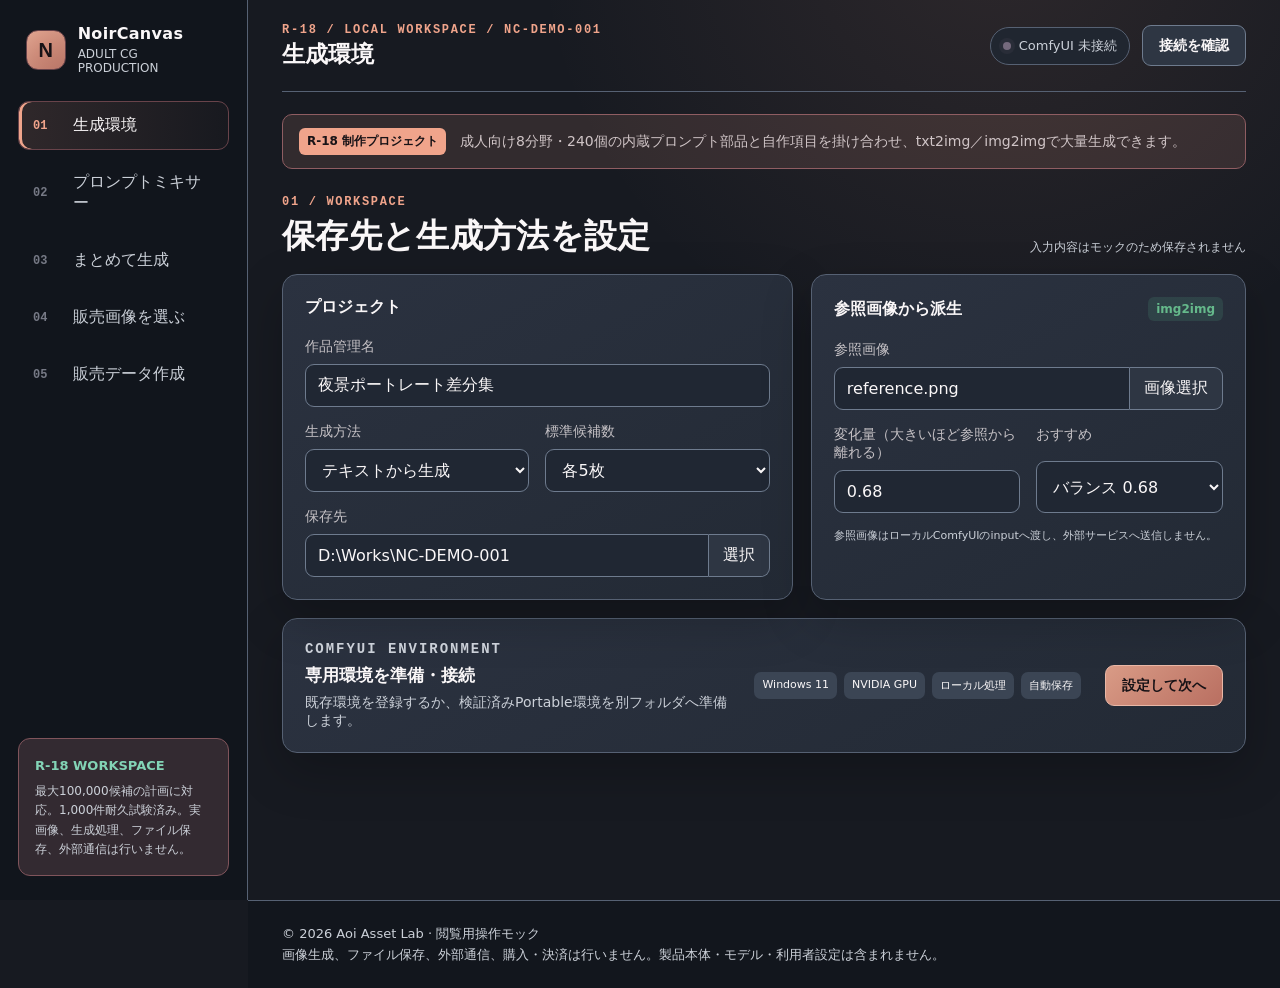
<file: index.html>
<!doctype html>
<html lang="ja">
<head>
  <meta charset="utf-8">
  <meta name="viewport" content="width=device-width, initial-scale=1">
  <meta name="referrer" content="no-referrer">
  <meta name="description" content="NoirCanvas Studioの5つの制作工程を購入前に確認する閲覧用操作モック">
  <title>NoirCanvas Studio — 操作モック</title>
  <link rel="icon" type="image/svg+xml" href="data:image/svg+xml,%3Csvg xmlns='http://www.w3.org/2000/svg' viewBox='0 0 64 64'%3E%3Crect width='64' height='64' rx='14' fill='%23151922'/%3E%3Cpath d='M18 46V18l28 28V18' fill='none' stroke='%23ce8b76' stroke-width='7' stroke-linecap='round' stroke-linejoin='round'/%3E%3C/svg%3E">
  <link rel="stylesheet" href="styles.css">
</head>
<body>
  <div class="app-shell">
    <aside class="sidebar" aria-label="制作工程">
      <div class="brand">
        <span class="brand-mark" aria-hidden="true">N</span>
        <span><strong>NoirCanvas</strong><small>ADULT CG PRODUCTION</small></span>
      </div>

      <nav class="steps">
        <button class="step active" data-screen="project"><span>01</span>生成環境</button>
        <button class="step" data-screen="scenes"><span>02</span>プロンプトミキサー</button>
        <button class="step" data-screen="generate"><span>03</span>まとめて生成</button>
        <button class="step" data-screen="review"><span>04</span>販売画像を選ぶ</button>
        <button class="step" data-screen="export"><span>05</span>販売データ作成</button>
      </nav>

      <div class="sidebar-note">
        <strong>R-18 WORKSPACE</strong>
        <p>最大100,000候補の計画に対応。1,000件耐久試験済み。実画像、生成処理、ファイル保存、外部通信は行いません。</p>
      </div>
    </aside>

    <main class="workspace">
      <header class="topbar">
        <button class="mobile-menu" id="mobileMenu" aria-label="制作工程を開く">☰</button>
        <div>
          <p class="eyebrow">R-18 / LOCAL WORKSPACE / NC-DEMO-001</p>
          <h1 id="screenTitle">生成環境</h1>
        </div>
        <div class="top-actions">
          <span class="status-pill"><i></i><span id="connectionText">ComfyUI 未接続</span></span>
          <button class="button secondary" id="connectionButton">接続を確認</button>
        </div>
      </header>

      <div class="notice" role="note">
        <span>R-18 制作プロジェクト</span>
        <p>成人向け8分野・240個の内蔵プロンプト部品と自作項目を掛け合わせ、txt2img／img2imgで大量生成できます。</p>
      </div>

      <section class="screen active" id="project" data-title="生成環境">
        <div class="section-heading">
          <div><p class="eyebrow">01 / WORKSPACE</p><h2>保存先と生成方法を設定</h2></div>
          <span class="save-state">入力内容はモックのため保存されません</span>
        </div>

        <div class="two-column">
          <article class="panel">
            <h3>プロジェクト</h3>
            <div class="form-grid">
              <label class="field wide"><span>作品管理名</span><input value="夜景ポートレート差分集" aria-label="作品管理名"></label>
              <label class="field"><span>生成方法</span><select aria-label="生成方法"><option>テキストから生成</option><option>参照画像から生成</option></select></label>
              <label class="field"><span>標準候補数</span><select aria-label="標準候補数"><option>各5枚</option><option>各10枚</option><option>各20枚</option></select></label>
              <label class="field wide"><span>保存先</span><div class="input-action"><input value="D:\Works\NC-DEMO-001" readonly><button>選択</button></div></label>
            </div>
          </article>

          <article class="panel compliance-panel">
            <div class="panel-title"><h3>参照画像から派生</h3><span class="tag ready">img2img</span></div>
            <div class="form-grid">
              <label class="field wide"><span>参照画像</span><div class="input-action"><input value="reference.png" readonly><button>画像選択</button></div></label>
              <label class="field"><span>変化量（大きいほど参照から離れる）</span><input value="0.68"></label>
              <label class="field"><span>おすすめ</span><select><option>バランス 0.68</option><option>形を残す 0.45</option><option>大きく変える 0.82</option></select></label>
            </div>
            <p class="helper">参照画像はローカルComfyUIのinputへ渡し、外部サービスへ送信しません。</p>
          </article>
        </div>

        <article class="panel setup-card">
          <div><p class="eyebrow">COMFYUI ENVIRONMENT</p><h3>専用環境を準備・接続</h3><p>既存環境を登録するか、検証済みPortable環境を別フォルダへ準備します。</p></div>
            <div class="setup-meta"><span>Windows 11</span><span>NVIDIA GPU</span><span>ローカル処理</span><span>自動保存</span></div>
          <button class="button primary" data-next="scenes">設定して次へ</button>
        </article>
      </section>

      <section class="screen" id="scenes" data-title="プロンプトミキサー">
        <div class="section-heading">
          <div><p class="eyebrow">02 / R18 PROMPT MIXER</p><h2>R18特化240項目＋カスタムを掛け合わせる</h2></div>
          <span class="tag ready">R18 240項目 + CUSTOM</span>
        </div>

        <div class="metric-strip">
          <div><strong>8分野</strong><span>R18に特化</span></div>
          <div><strong>各30</strong><span>内蔵項目</span></div>
          <div><strong>240＋自作</strong><span>表示名と生成語句</span></div>
          <div><strong id="sceneCount">128</strong><span>生成パターン例</span></div>
        </div>

        <article class="panel prompt-panel">
          <p class="prompt-help">左の分野を選ぶ方式に変更しました。「人数・人物」は1つだけ選択し、1人用プリセットなら余計な人物が入りにくい指定を自動で加えます。</p>
          <div class="prompt-browser">
          <div class="prompt-tabs" role="tablist" aria-label="プロンプト分野">
            <button class="prompt-tab active" data-prompt-tab="character">人数・人物（1つ）</button>
            <button class="prompt-tab" data-prompt-tab="wardrobe">衣装・露出（30）</button>
            <button class="prompt-tab" data-prompt-tab="expression">表情・反応（30）</button>
            <button class="prompt-tab" data-prompt-tab="pose">R18ポーズ（30）</button>
            <button class="prompt-tab" data-prompt-tab="location">シチュ（30）</button>
            <button class="prompt-tab" data-prompt-tab="cinematic">カメラ（30）</button>
            <button class="prompt-tab" data-prompt-tab="adult">プレイ（30）</button>
            <button class="prompt-tab" data-prompt-tab="fetish">フェチ・質感（30）</button>
          </div>
          <div class="prompt-workspace">
          <div class="prompt-category active" data-prompt-panel="character" data-selection="single"><button class="prompt-chip selected"><strong>1人・成人女性（20代）</strong><small>solo, 1girl, one fictional adult woman in her twenties, no other people</small></button><button class="prompt-chip"><strong>1人・グラマラス女性</strong><small>solo, 1girl, voluptuous adult woman, no other people</small></button><button class="prompt-chip"><strong>1人・熟女（40代以上）</strong><small>solo, 1girl, mature adult woman over forty, no other people</small></button><button class="prompt-chip"><strong>2人・成人女性同士</strong><small>two people, two adult women, consenting lovers</small></button></div>
          <div class="prompt-category" data-prompt-panel="wardrobe"><button class="prompt-chip selected"><strong>レースランジェリー</strong><small>revealing lace lingerie</small></button><button class="prompt-chip selected"><strong>シースルーランジェリー</strong><small>transparent sheer lingerie</small></button><button class="prompt-chip"><strong>トップレス</strong><small>adult topless nudity</small></button><button class="prompt-chip"><strong>全裸</strong><small>fully nude fictional adult</small></button></div>
          <div class="prompt-category" data-prompt-panel="expression"><button class="prompt-chip selected"><strong>熱い視線</strong><small>intense lustful gaze at viewer</small></button><button class="prompt-chip"><strong>恍惚</strong><small>ecstatic adult expression</small></button><button class="prompt-chip"><strong>絶頂寸前</strong><small>adult expression on the edge of climax</small></button></div>
          <div class="prompt-category" data-prompt-panel="pose"><button class="prompt-chip selected"><strong>脚を開いて座る</strong><small>adult sitting with legs spread</small></button><button class="prompt-chip"><strong>四つん這い</strong><small>adult on all fours, erotic pose</small></button><button class="prompt-chip"><strong>騎乗位構図</strong><small>consenting adult cowgirl position</small></button></div>
          <div class="prompt-category" data-prompt-panel="location"><button class="prompt-chip selected"><strong>ホテルのベッド</strong><small>explicit adult scene on a hotel bed</small></button><button class="prompt-chip"><strong>ボンデージルーム</strong><small>consensual adult bondage playroom</small></button><button class="prompt-chip"><strong>鏡の前</strong><small>adult scene in front of a mirror</small></button></div>
          <div class="prompt-category" data-prompt-panel="cinematic"><button class="prompt-chip selected"><strong>全身</strong><small>full body erotic composition</small></button><button class="prompt-chip"><strong>主観視点</strong><small>adult first-person point of view</small></button><button class="prompt-chip"><strong>胸元の接写</strong><small>explicit adult breast close-up</small></button></div>
          <div class="prompt-category" data-prompt-panel="adult"><button class="prompt-chip selected"><strong>官能ポーズ</strong><small>consensual adult erotic posing</small></button><button class="prompt-chip"><strong>セルフプレジャー</strong><small>consensual adult solo masturbation</small></button><button class="prompt-chip"><strong>成人男女の性交</strong><small>explicit consensual sex between adults</small></button></div>
          <div class="prompt-category" data-prompt-panel="fetish"><button class="prompt-chip selected"><strong>濡れた肌</strong><small>wet adult skin, glossy highlights</small></button><button class="prompt-chip"><strong>黒ストッキング</strong><small>black thigh-high stockings fetish</small></button><button class="prompt-chip"><strong>体液表現</strong><small>explicit adult bodily-fluid detail</small></button></div>
          <div class="custom-prompt-row"><label>カスタム表示名<input id="customPromptLabel" placeholder="例：自作の衣装" /></label><label>生成プロンプト<input id="customPromptValue" placeholder="例：original costume, detailed fabric" /></label><button class="button primary" id="addCustomPrompt">追加して選択</button><button class="button" id="deleteCustomPrompt">カスタム削除</button></div>
          </div>
          </div>
          <div class="panel-footer"><span>1 × 2 × 2 × 2 × 2 × 2 × 2 × 2 = 128パターン　各5枚 = 640枚</span><button class="button primary" id="buildMix" data-next="generate">組み合わせを作成</button></div>
        </article>
      </section>

      <section class="screen" id="generate" data-title="まとめて生成">
        <div class="section-heading">
          <div><p class="eyebrow">03 / 画像を作る</p><h2>選んだ組み合わせから画像を作る</h2><p class="screen-purpose"><strong>ここですること：</strong>モデル名を確認し、高品質設定でまず1枚だけ試してから残りをまとめて生成します。作品JSONは自動保存です。</p></div>
          <span class="tag ready" id="generationState">準備完了</span>
        </div>

        <div class="generation-grid">
          <article class="panel generation-main">
            <div class="preview-stage" aria-label="安全な生成プレビュー">
              <div class="abstract-preview"><span>SAFE<br>PREVIEW</span></div>
              <div class="preview-caption"><strong id="previewLabel">生成前プレビュー</strong><small>成人向け実画像はモックに含まれません</small></div>
            </div>
            <div class="progress-wrap">
              <div><strong id="progressLabel">0 / 1,000</strong><span>候補生成・1件ごとに保存</span></div>
              <div class="progress-track"><i id="progressBar"></i></div>
            </div>
          </article>

          <aside class="panel queue-panel">
            <h3>これから作る画像</h3>
            <dl><div><dt>生成パターン</dt><dd>50</dd></div><div><dt>候補</dt><dd>1,000枚</dd></div><div><dt>使用中モデル</dt><dd>adult-art-xl.safetensors</dd></div><div><dt>品質設定</dt><dd>32 Steps / CFG 5.5</dd></div><div><dt>サンプラー</dt><dd>DPM++ 2M SDE / Karras</dd></div><div><dt>接続先</dt><dd>127.0.0.1:8188</dd></div></dl>
            <button class="button primary full" id="simulateGeneration">① まず1枚だけ試す</button>
            <button class="button secondary full" disabled id="generateRest">② 残り999枚をまとめて生成</button>
            <button class="button secondary full" id="clearGeneration">停止・エラー状態をクリア</button>
            <p class="helper">開始時に作品フォルダへJSONを自動保存します。停止後は状態だけをクリアでき、完了済み画像は残ります。</p>
          </aside>
        </div>
      </section>

      <section class="screen" id="review" data-title="販売画像を選ぶ">
        <div class="section-heading">
          <div><p class="eyebrow">04 / 画像を選ぶ</p><h2>生成結果から販売に使う画像を選ぶ</h2><p class="screen-purpose"><strong>ここですること：</strong>1枚ずつ判定します。判定ボタンを押すと次の画像へ自動で進みます。</p></div>
          <div class="segmented"><button class="active">未判定</button><button>販売に使う</button><button>修正が必要</button></div>
        </div>

        <div class="candidate-grid">
          <article class="candidate selected">
            <div class="candidate-art art-one"><span>01-A</span></div>
            <div><strong>導入カット / 候補A</strong><small>Seed 418920</small></div>
            <div class="candidate-actions"><button class="hold-candidate">あとで確認</button><button class="select-candidate">販売に使用中</button></div>
          </article>
          <article class="candidate">
            <div class="candidate-art art-two"><span>01-B</span></div>
            <div><strong>導入カット / 候補B</strong><small>Seed 418921</small></div>
            <div class="candidate-actions"><button class="hold-candidate">あとで確認</button><button class="select-candidate">販売に使用</button></div>
          </article>
          <article class="candidate needs-work">
            <div class="candidate-art art-three"><span>01-C</span></div>
            <div><strong>導入カット / 候補C</strong><small>要修正メモあり</small></div>
            <div class="candidate-actions"><button class="hold-candidate">あとで確認</button><button class="select-candidate">販売に使用</button></div>
          </article>
        </div>

        <article class="panel review-summary">
          <div><strong>販売に使う画像が決まれば次へ</strong><p>販売に使う 1 / 9　·　修正が必要 1　·　未判定 7</p></div>
          <div class="review-actions"><button class="button secondary">修正する画像を書き出す</button><button class="button primary" data-next="export">選択を終えて販売データ作成へ</button></div>
        </article>
      </section>

      <section class="screen" id="export" data-title="販売データ作成">
        <div class="section-heading">
          <div><p class="eyebrow">05 / 販売物を作る</p><h2>選んだ画像を販売できる形にまとめる</h2><p class="screen-purpose"><strong>ここですること：</strong>販売に使う画像から、本編ZIP・透かし入りサンプル・商品説明文を一括作成します。</p></div>
          <span class="tag ready" id="exportState">作成できます</span>
        </div>

        <div class="profile-bar">
          <div><span>販売先の画像規格</span><strong>汎用・成人向けCG販売</strong></div>
          <p>画像サイズ、透かし、ZIP分割数など、販売先に合わせる項目を確認します。</p>
          <button class="button secondary">販売データの設定</button>
        </div>

        <div class="export-grid">
          <article class="panel package-card">
            <div class="package-icon">ZIP</div>
            <div><p class="eyebrow">購入者へ渡すもの</p><h3>本編画像ZIP</h3><p>完成画像と説明書をまとめます。</p></div>
            <ul><li>本編画像 9枚</li><li>readme.txt</li><li>credits.txt</li></ul>
          </article>
          <article class="panel package-card accent-card">
            <div class="package-icon">WEB</div>
            <div><p class="eyebrow">商品ページへ載せるもの</p><h3>サンプル画像と説明文</h3><p>購入者向けZIPとは別フォルダに保存します。</p></div>
            <ul><li>表紙・商品画像</li><li>透かし入りサンプル</li><li>商品説明・AI利用情報</li></ul>
          </article>
        </div>

        <article class="panel final-checks">
          <div class="panel-title"><h3>販売に使う9枚から作成します</h3><span>元画像は変更しません</span></div>
          <p class="helper">「販売用出力」フォルダへ、本編画像・サンプル画像・登録資料を分けて保存します。</p>
          <div class="panel-footer"><span id="exportMessage" aria-live="polite">本編9枚・200枚ごとにZIP分割</span><button class="button primary" id="validateExport">本編・サンプル・説明文を作成</button></div>
        </article>
      </section>
    </main>
  </div>

  <footer class="site-footer">
    <p>© 2026 Aoi Asset Lab · 閲覧用操作モック</p>
    <p>画像生成、ファイル保存、外部通信、購入・決済は行いません。製品本体・モデル・利用者設定は含まれません。</p>
  </footer>

  <div class="toast" id="toast" role="status" aria-live="polite"></div>
  <script src="app.js"></script>
</body>
</html>
</file>
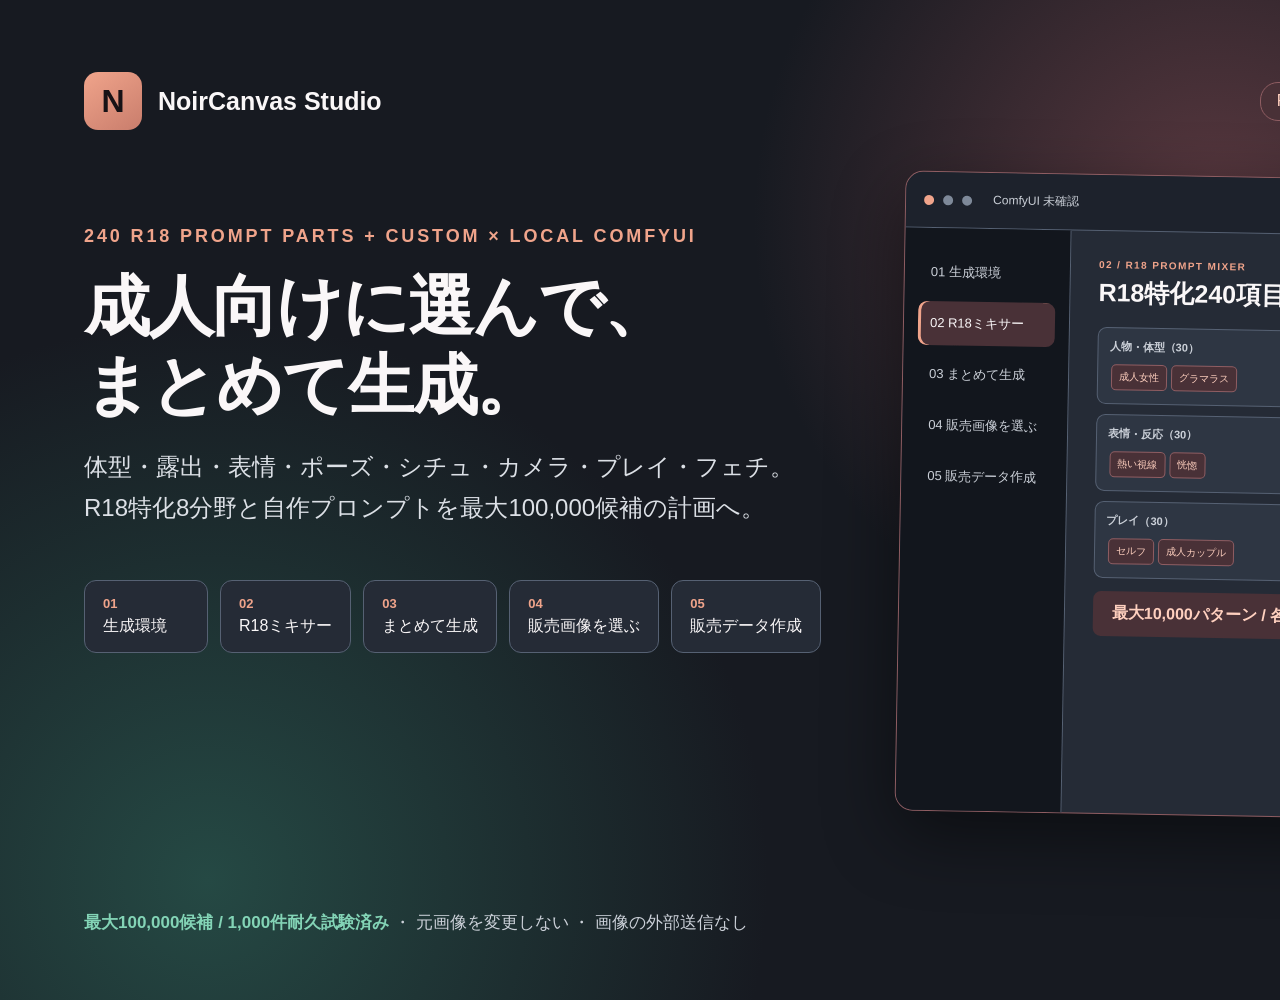
<file: promo.html>
<!doctype html>
<html lang="ja"><head><meta charset="utf-8"><meta name="viewport" content="width=device-width,initial-scale=1"><title>NoirCanvas Studio</title>
<style>
*{box-sizing:border-box}body{margin:0;background:#171a21;color:#faf7f8;font-family:"Yu Gothic UI",sans-serif;overflow:hidden}.canvas{width:1600px;height:1000px;padding:72px 84px;position:relative;background:radial-gradient(circle at 76% 22%,#5b3940 0,transparent 32%),radial-gradient(circle at 13% 88%,#254944 0,transparent 34%),#171a21}.top{display:flex;align-items:center;gap:16px}.logo{width:58px;height:58px;border-radius:14px;background:linear-gradient(145deg,#f0a48b,#c97d6c);color:#171216;display:grid;place-items:center;font-size:32px;font-weight:800}.brand{font-size:25px;font-weight:700}.badge{margin-left:auto;border:1px solid #8f5d62;background:#493137;border-radius:18px;padding:8px 16px;color:#ffd0bf}.hero{width:830px;margin-top:96px}.eyebrow{color:#f0a48b;font-weight:700;letter-spacing:.16em;font-size:18px}.hero h1{font-size:66px;line-height:1.2;margin:20px 0 22px;letter-spacing:-.03em}.hero p{font-size:24px;line-height:1.68;color:#dce0e6;margin:0}.flow{display:flex;gap:12px;margin-top:52px}.step{background:#252b36;border:1px solid #566173;border-radius:12px;padding:15px 18px;min-width:124px}.step b{display:block;color:#f0a48b;font-size:13px;margin-bottom:5px}.step span{font-size:16px}.window{position:absolute;right:70px;top:176px;width:630px;height:640px;background:#252b36;border:1px solid #8f5d62;border-radius:18px;box-shadow:0 24px 70px #0007;overflow:hidden;transform:rotate(1deg)}.bar{height:56px;background:#1d222c;border-bottom:1px solid #566173;display:flex;align-items:center;padding:0 18px;gap:9px}.dot{width:10px;height:10px;border-radius:50%;background:#7e8999}.dot:first-child{background:#f0a48b}.bar span{margin-left:12px;color:#cbd0d8;font-size:12px}.content{display:grid;grid-template-columns:166px 1fr;height:584px}.side{background:#12161d;border-right:1px solid #566173;padding:22px 14px}.nav{padding:13px 12px;margin-bottom:7px;border-radius:9px;color:#cbd0d8;font-size:13px}.nav.active{background:#493137;color:#faf7f8;box-shadow:inset 3px 0 #f0a48b}.main{padding:28px}.over{color:#f0a48b;font-size:10px;letter-spacing:.14em;font-weight:700}.title{font-size:25px;font-weight:700;margin:6px 0 18px}.card{background:#2e3643;border:1px solid #566173;border-radius:12px;padding:17px;margin-bottom:14px}.label{color:#cbd0d8;font-size:12px;margin-bottom:7px}.input{height:34px;background:#202733;border:1px solid #6e7b8e;border-radius:6px}.row{display:grid;grid-template-columns:1fr 1fr;gap:12px}.check{color:#e4e7eb;margin:12px 0}.check:before{content:'✓';color:#83d4b6;margin-right:8px}.adult{display:inline-block;color:#ffd0bf;background:#493137;border:1px solid #8f5d62;border-radius:6px;padding:5px 8px;font-size:11px;margin-bottom:12px}.footer{position:absolute;bottom:66px;left:84px;color:#cbd0d8;font-size:17px}.footer b{color:#83d4b6}
</style><style>.mixgrid{display:grid;grid-template-columns:1fr 1fr;gap:10px}.mix{background:#2e3643;border:1px solid #566173;border-radius:9px;padding:11px}.mix b{display:block;color:#cbd0d8;font-size:11px;margin-bottom:8px}.chip{display:inline-block;background:#493137;border:1px solid #8f5d62;border-radius:5px;padding:5px 7px;margin:2px;color:#ffd0bf;font-size:10px}.count{margin-top:13px;background:#493137;border-radius:8px;padding:12px;color:#ffd0bf;font-weight:700;text-align:center}</style></head><body><div class="canvas">
<div class="top"><div class="logo">N</div><div class="brand">NoirCanvas Studio</div><div class="badge">R-18 / Windows / 完全ローカル</div></div>
<div class="hero"><div class="eyebrow">240 R18 PROMPT PARTS + CUSTOM × LOCAL COMFYUI</div><h1>成人向けに選んで、<br>まとめて生成。</h1><p>体型・露出・表情・ポーズ・シチュ・カメラ・プレイ・フェチ。<br>R18特化8分野と自作プロンプトを最大100,000候補の計画へ。</p><div class="flow"><div class="step"><b>01</b><span>生成環境</span></div><div class="step"><b>02</b><span>R18ミキサー</span></div><div class="step"><b>03</b><span>まとめて生成</span></div><div class="step"><b>04</b><span>販売画像を選ぶ</span></div><div class="step"><b>05</b><span>販売データ作成</span></div></div></div>
<div class="window"><div class="bar"><i class="dot"></i><i class="dot"></i><i class="dot"></i><span>ComfyUI 未確認</span></div><div class="content"><div class="side"><div class="nav">01 生成環境</div><div class="nav active">02 R18ミキサー</div><div class="nav">03 まとめて生成</div><div class="nav">04 販売画像を選ぶ</div><div class="nav">05 販売データ作成</div></div><div class="main"><div class="over">02 / R18 PROMPT MIXER</div><div class="title">R18特化240項目＋自作</div><div class="mixgrid"><div class="mix"><b>人物・体型（30）</b><span class="chip">成人女性</span><span class="chip">グラマラス</span></div><div class="mix"><b>衣装・露出（30）</b><span class="chip">ランジェリー</span><span class="chip">全裸</span></div><div class="mix"><b>表情・反応（30）</b><span class="chip">熱い視線</span><span class="chip">恍惚</span></div><div class="mix"><b>R18ポーズ（30）</b><span class="chip">開脚</span><span class="chip">四つん這い</span></div><div class="mix"><b>プレイ（30）</b><span class="chip">セルフ</span><span class="chip">成人カップル</span></div><div class="mix"><b>フェチ・質感（30）</b><span class="chip">濡れ肌</span><span class="chip">黒スト</span></div></div><div class="count">最大10,000パターン / 各100候補 / 全体100,000候補</div></div></div></div>
<div class="footer"><b>最大100,000候補 / 1,000件耐久試験済み</b> ・ 元画像を変更しない ・ 画像の外部送信なし</div>
</div></body></html>
</file>
<file: styles.css>
:root {
  color-scheme: dark;
  --bg: #171a21;
  --sidebar: #12161d;
  --panel: #252b36;
  --panel-2: #2e3643;
  --line: #566173;
  --line-strong: #6e7b8e;
  --text: #faf7f8;
  --muted: #cbd0d8;
  --accent: #f0a48b;
  --accent-soft: #57383c;
  --cyan: #83d4b6;
  --warning: #e0ad67;
  --success: #65b98b;
  --danger: #d36e7d;
  --shadow: 0 18px 50px rgba(0, 0, 0, .22);
}

* { box-sizing: border-box; }
html { font-family: "Yu Gothic UI", "Hiragino Sans", system-ui, sans-serif; background: var(--bg); color: var(--text); }
body { margin: 0; min-width: 320px; background: radial-gradient(circle at 78% -8%, rgba(206,139,118,.12), transparent 29rem), var(--bg); }
button, input, select, textarea { font: inherit; }
button { color: inherit; }

.app-shell { min-height: 100vh; display: grid; grid-template-columns: 248px minmax(0, 1fr); }
.sidebar { position: sticky; top: 0; height: 100vh; padding: 24px 18px; display: flex; flex-direction: column; background: rgba(18,22,29,.98); border-right: 1px solid var(--line); z-index: 20; }
.site-footer { margin-left: 248px; padding: 22px 34px; border-top: 1px solid var(--line); color: var(--muted); background: var(--sidebar); font-size: 13px; line-height: 1.65; }
.site-footer p { margin: 0; }
.brand { display: flex; gap: 12px; align-items: center; padding: 0 8px 26px; }
.brand-mark { width: 40px; height: 40px; display: grid; place-items: center; border: 1px solid #68434a; border-radius: 12px; color: #171216; background: linear-gradient(145deg, #dfa08b, #b66f60); font: 800 20px/1 "Yu Gothic UI", sans-serif; box-shadow: inset 0 0 22px rgba(255,255,255,.08); }
.brand strong, .brand small { display: block; }
.brand strong { font-size: 16px; letter-spacing: .02em; }
.brand small { margin-top: 4px; color: var(--muted); font-size: 12px; }

.steps { display: grid; gap: 8px; }
.step { width: 100%; padding: 13px 14px; display: flex; gap: 12px; align-items: center; border: 1px solid transparent; border-radius: 11px; background: transparent; color: var(--muted); text-align: left; cursor: pointer; transition: .18s ease; }
.step span { width: 28px; font: 700 12px/1 ui-monospace, monospace; color: #767985; }
.step:hover { color: var(--text); background: var(--panel-2); }
.step.active { color: var(--text); border-color: #68434a; background: linear-gradient(90deg, rgba(206,139,118,.16), rgba(206,139,118,.035)); box-shadow: inset 3px 0 0 var(--accent); }
.step.active span { color: var(--accent); }
.sidebar-note { margin-top: auto; padding: 16px; border: 1px solid #80545b; border-radius: 12px; background: #332a31; }
.sidebar-note strong { font-size: 13px; color: var(--cyan); }
.sidebar-note p { margin: 8px 0 0; color: var(--muted); font-size: 12px; line-height: 1.6; }

.workspace { min-width: 0; padding: 0 34px 48px; }
.topbar { min-height: 92px; display: flex; align-items: center; gap: 20px; border-bottom: 1px solid var(--line); }
.topbar h1 { margin: 4px 0 0; font: 650 23px/1.2 "Yu Gothic UI", "Hiragino Sans", sans-serif; }
.top-actions { margin-left: auto; display: flex; gap: 12px; align-items: center; }
.eyebrow { margin: 0; color: var(--accent); font: 700 12px/1.2 ui-monospace, monospace; letter-spacing: .14em; }
.status-pill { display: inline-flex; gap: 8px; align-items: center; min-height: 38px; padding: 0 12px; border: 1px solid var(--line); border-radius: 999px; background: #202630; color: var(--muted); font-size: 13px; }
.status-pill i { width: 8px; height: 8px; border-radius: 50%; background: #756a7d; box-shadow: 0 0 0 4px rgba(117,106,125,.1); }
.status-pill.connected i { background: var(--success); box-shadow: 0 0 0 4px rgba(98,211,154,.12); }
.mobile-menu { display: none; width: 40px; height: 40px; border: 1px solid var(--line); border-radius: 9px; background: var(--panel); cursor: pointer; }

.notice { margin: 22px 0 26px; padding: 13px 16px; display: flex; align-items: center; gap: 14px; border: 1px solid #8f5d62; border-radius: 10px; background: rgba(240,164,139,.12); }
.notice > span { flex: 0 0 auto; padding: 5px 8px; border-radius: 6px; background: var(--accent); color: #171216; font-size: 12px; font-weight: 800; }
.notice p { margin: 0; color: #d0c5c7; font-size: 14px; }

.screen { display: none; }
.screen.active { display: block; }
.section-heading { margin-bottom: 18px; display: flex; align-items: end; justify-content: space-between; gap: 20px; }
.screen-purpose { max-width: 900px; margin: 9px 0 0; color: var(--muted); font-size: 14px; line-height: 1.7; }
.screen-purpose strong { color: var(--accent); }
.section-heading h2 { margin: 7px 0 0; font: 600 clamp(24px, 2.6vw, 34px)/1.2 "Yu Gothic UI", "Hiragino Sans", sans-serif; letter-spacing: .01em; }
.save-state { color: var(--muted); font-size: 12px; }

.two-column { display: grid; grid-template-columns: minmax(0, 1.08fr) minmax(320px, .92fr); gap: 18px; }
.panel { border: 1px solid var(--line); border-radius: 15px; background: linear-gradient(150deg, #2b3240, #232a35); box-shadow: var(--shadow); }
.panel > h3, .panel-title h3 { margin: 0; font-size: 16px; }
.two-column > .panel { padding: 22px; }
.panel-title { display: flex; align-items: center; justify-content: space-between; gap: 14px; }
.panel-title > span { color: var(--muted); font-size: 12px; }

.form-grid { margin-top: 20px; display: grid; grid-template-columns: 1fr 1fr; gap: 16px; }
.field { display: grid; gap: 8px; }
.field.wide { grid-column: 1 / -1; }
.field > span { color: #c5c1c5; font-size: 14px; }
input, select, textarea { width: 100%; border: 1px solid var(--line-strong); border-radius: 9px; outline: none; background: #202733; color: var(--text); }
input, select { min-height: 43px; padding: 0 12px; }
textarea { padding: 12px; resize: vertical; line-height: 1.55; }
input:focus, select:focus, textarea:focus { border-color: var(--accent); box-shadow: 0 0 0 3px rgba(206,139,118,.1); }
.input-action { display: grid; grid-template-columns: 1fr auto; }
.input-action input { border-radius: 9px 0 0 9px; }
.input-action button { padding: 0 14px; border: 1px solid var(--line-strong); border-left: 0; border-radius: 0 9px 9px 0; background: var(--panel-2); cursor: pointer; }

.check-row { padding: 13px 0; display: flex; gap: 12px; align-items: flex-start; border-bottom: 1px solid var(--line); cursor: pointer; }
.check-row:last-child { border-bottom: 0; }
.check-row input { width: 18px; height: 18px; min-height: auto; margin: 2px 0 0; accent-color: var(--accent); }
.check-row span, .check-row strong, .check-row small { display: block; }
.check-row strong { font-size: 14px; }
.check-row small { margin-top: 4px; color: var(--muted); font-size: 12px; line-height: 1.5; }
.tag { display: inline-flex; align-items: center; justify-content: center; width: max-content; padding: 5px 8px; border-radius: 6px; font-size: 12px; font-weight: 800; }
.tag.warning { background: rgba(241,189,105,.12); color: var(--warning); }
.tag.ready { background: rgba(98,211,154,.12); color: var(--success); }
.tag.draft { background: rgba(255,127,153,.1); color: var(--danger); }
.tag.neutral { background: #3b4554; color: var(--text); }

.button { min-height: 41px; padding: 0 16px; border-radius: 9px; font-size: 14px; font-weight: 700; cursor: pointer; transition: transform .14s ease, border-color .14s ease, background .14s ease; }
.button:hover:not(:disabled) { transform: translateY(-1px); }
.button.primary { border: 1px solid #e9b7a6; background: linear-gradient(135deg, #d99b86, #b96f61); color: #171216; }
.button.secondary { border: 1px solid var(--line-strong); background: var(--panel-2); color: var(--text); }
.button.full { width: 100%; margin-top: 10px; }
.button:disabled { opacity: .4; cursor: not-allowed; }

.setup-card { margin-top: 18px; padding: 22px; display: grid; grid-template-columns: 1fr auto auto; gap: 24px; align-items: center; }
.setup-card h3 { margin: 6px 0 7px; font-size: 17px; }
.setup-card p { margin: 0; color: var(--muted); font-size: 14px; }
.setup-meta { display: flex; gap: 7px; flex-wrap: wrap; }
.setup-meta span { padding: 6px 8px; border-radius: 7px; background: #3b4554; color: var(--text); font-size: 11px; }

.metric-strip { margin-bottom: 18px; display: grid; grid-template-columns: repeat(4, 1fr); border: 1px solid var(--line); border-radius: 13px; overflow: hidden; background: #202733; }
.metric-strip > div { padding: 15px 18px; border-right: 1px solid var(--line); }
.metric-strip > div:last-child { border-right: 0; }
.metric-strip strong, .metric-strip span { display: block; }
.metric-strip strong { font: 600 21px/1.2 "Yu Gothic UI", sans-serif; }
.metric-strip span { margin-top: 4px; color: var(--muted); font-size: 11px; }
.table-panel { overflow: hidden; }
.scene-table { width: 100%; }
.scene-row { min-height: 58px; padding: 0 18px; display: grid; grid-template-columns: 60px 1.5fr 1fr 70px 70px 100px; align-items: center; gap: 10px; border-bottom: 1px solid var(--line); font-size: 14px; }
.scene-row:last-child { border-bottom: 0; }
.scene-row.table-head { min-height: 42px; background: #272e3a; color: #a9a5ad; font-size: 11px; text-transform: uppercase; }
.prompt-panel { margin-top: 18px; padding: 22px; }
.prompt-help { margin: 0 0 14px; color: var(--muted); font-size: 13px; }
.prompt-browser { display: grid; grid-template-columns: 190px minmax(0, 1fr); min-height: 292px; border: 1px solid var(--line); border-radius: 11px; overflow: hidden; background: #202733; }
.prompt-tabs { padding: 8px; display: flex; flex-direction: column; gap: 5px; border-right: 1px solid var(--line); background: #252c38; }
.prompt-tab { width: 100%; min-height: 42px; padding: 0 12px; border: 1px solid transparent; border-radius: 8px; background: transparent; color: var(--muted); font-weight: 700; text-align: left; cursor: pointer; }
.prompt-tab.active { border-color: #80545b; background: #3b2b31; color: var(--text); box-shadow: inset 3px 0 var(--accent); }
.prompt-workspace { min-width: 0; padding: 12px; }
.prompt-category { min-height: 190px; display: none; grid-template-columns: repeat(2, minmax(0, 1fr)); gap: 8px; }
.prompt-category.active { display: grid; }
.prompt-chip { width: 100%; min-height: 64px; padding: 8px 12px; display: grid; grid-template-columns: 210px minmax(0, 1fr); align-items: center; gap: 14px; border: 1px solid var(--line); border-radius: 8px; background: var(--panel-2); color: var(--muted); text-align: left; cursor: pointer; }
.prompt-chip strong { color: var(--text); font-size: 13px; }
.prompt-chip small { overflow: hidden; color: var(--muted); text-overflow: ellipsis; white-space: nowrap; }
.prompt-chip.selected { border-color: #68434a; background: var(--accent-soft); color: var(--text); box-shadow: inset 3px 0 var(--accent); }
.prompt-chip.custom::after { content: "CUSTOM"; justify-self: end; padding: 2px 6px; border: 1px solid #80545b; border-radius: 5px; color: var(--accent); font-size: 9px; }
.custom-prompt-row { margin-top: 12px; display: grid; grid-template-columns: 190px minmax(260px, 1fr) auto auto; gap: 8px; align-items: end; }
.custom-prompt-row label { color: var(--muted); font-size: 11px; }
.custom-prompt-row input { width: 100%; height: 38px; margin-top: 5px; padding: 0 10px; border: 1px solid var(--line); border-radius: 7px; background: var(--panel-2); color: var(--text); }
.panel-footer { margin-top: 18px; padding-top: 16px; display: flex; align-items: center; justify-content: space-between; gap: 16px; border-top: 1px solid var(--line); }
.panel-footer > span { color: var(--muted); font-size: 13px; }

.generation-grid { display: grid; grid-template-columns: minmax(0, 1.35fr) minmax(280px, .65fr); gap: 18px; }
.generation-main, .queue-panel { padding: 20px; }
.preview-stage { min-height: 390px; position: relative; display: grid; place-items: center; overflow: hidden; border: 1px solid #80545b; border-radius: 12px; background: radial-gradient(circle at 50% 35%, rgba(240,164,139,.2), transparent 19rem), linear-gradient(135deg, #332a31, #1c222c); }
.preview-stage::before { content: ""; position: absolute; inset: 0; opacity: .23; background-image: linear-gradient(#3a3042 1px, transparent 1px), linear-gradient(90deg, #3a3042 1px, transparent 1px); background-size: 32px 32px; }
.abstract-preview { width: min(48%, 250px); aspect-ratio: 4 / 5; position: relative; z-index: 1; display: grid; place-items: center; border: 1px solid #89594f; border-radius: 45% 45% 16% 16%; background: linear-gradient(160deg, rgba(206,139,118,.28), rgba(112,182,156,.06) 48%, rgba(255,255,255,.03)); box-shadow: 0 30px 70px rgba(0,0,0,.45), inset 0 0 50px rgba(206,139,118,.07); }
.abstract-preview span { color: rgba(245,239,248,.35); font: 800 13px/1.5 ui-monospace, monospace; letter-spacing: .14em; text-align: center; }
.preview-caption { position: absolute; left: 16px; right: 16px; bottom: 14px; z-index: 2; display: flex; justify-content: space-between; gap: 10px; }
.preview-caption strong { font-size: 14px; }
.preview-caption small { color: var(--muted); font-size: 11px; }
.progress-wrap { margin-top: 17px; }
.progress-wrap > div:first-child { display: flex; justify-content: space-between; font-size: 13px; }
.progress-wrap span { color: var(--muted); }
.progress-track { height: 7px; margin-top: 10px; overflow: hidden; border-radius: 999px; background: #343d4b; }
.progress-track i { display: block; width: 0; height: 100%; border-radius: inherit; background: linear-gradient(90deg, var(--accent), var(--cyan)); transition: width .45s ease; }
.queue-panel dl { margin: 18px 0; }
.queue-panel dl div { padding: 11px 0; display: flex; justify-content: space-between; border-bottom: 1px solid var(--line); }
.queue-panel dt { color: var(--muted); font-size: 13px; }
.queue-panel dd { margin: 0; font-size: 13px; font-weight: 700; }
.helper { margin: 14px 0 0; color: var(--muted); font-size: 11px; line-height: 1.6; }

.segmented { display: flex; padding: 3px; border: 1px solid var(--line); border-radius: 9px; background: #202630; }
.segmented button { min-height: 32px; padding: 0 12px; border: 0; border-radius: 6px; background: transparent; color: var(--muted); font-size: 13px; cursor: pointer; }
.segmented button.active { background: #2b2231; color: var(--text); }
.candidate-grid { display: grid; grid-template-columns: repeat(3, 1fr); gap: 18px; }
.candidate { padding: 12px; border: 1px solid var(--line); border-radius: 14px; background: var(--panel); }
.candidate.selected { border-color: var(--accent); box-shadow: 0 0 0 3px rgba(206,139,118,.09); }
.candidate.reviewing { border-color: var(--cyan); box-shadow: 0 0 0 3px rgba(131,212,182,.12); }
.candidate.needs-work { border-color: #5a3b47; }
.candidate.held { border-color: var(--warning); box-shadow: 0 0 0 3px rgba(241,189,105,.06); }
.candidate-art { min-height: 290px; display: grid; place-items: center; border-radius: 10px; overflow: hidden; color: rgba(255,255,255,.48); font: 800 22px/1 ui-monospace, monospace; letter-spacing: .12em; }
.art-one { background: radial-gradient(circle at 50% 32%, #a16d62 0 8%, transparent 9%), linear-gradient(145deg, #493235, #181c24 52%, #23433c); }
.art-two { background: radial-gradient(circle at 48% 30%, #52766f 0 8%, transparent 9%), linear-gradient(155deg, #213b42, #181c24 55%, #553238); }
.art-three { background: radial-gradient(circle at 52% 33%, #a06a5e 0 8%, transparent 9%), linear-gradient(135deg, #583738, #181c24 58%, #433036); }
.candidate > div:nth-child(2) { padding: 13px 3px; }
.candidate strong, .candidate small { display: block; }
.candidate strong { font-size: 14px; }
.candidate small { margin-top: 4px; color: var(--muted); font-size: 11px; }
.candidate-actions { display: grid; grid-template-columns: auto 1fr; gap: 8px; }
.select-candidate, .hold-candidate { min-height: 38px; border: 1px solid var(--line-strong); border-radius: 8px; background: var(--panel-2); cursor: pointer; font-size: 13px; font-weight: 700; }
.hold-candidate { padding: 0 12px; color: var(--muted); }
.candidate.held .hold-candidate { border-color: var(--warning); background: rgba(241,189,105,.12); color: var(--warning); }
.candidate.selected .select-candidate { border-color: transparent; background: var(--accent); color: #171216; }
.review-summary { margin-top: 18px; padding: 18px 20px; display: flex; align-items: center; justify-content: space-between; }
.review-summary strong { font-size: 14px; }
.review-summary p { margin: 5px 0 0; color: var(--muted); font-size: 13px; }
.review-actions { display: flex; gap: 9px; }

.export-grid { display: grid; grid-template-columns: 1fr 1fr; gap: 18px; }
.profile-bar { margin-bottom: 18px; padding: 15px 18px; display: grid; grid-template-columns: minmax(230px, auto) 1fr auto; gap: 20px; align-items: center; border: 1px solid #80545b; border-radius: 12px; background: #332a31; }
.profile-bar span, .profile-bar strong { display: block; }
.profile-bar span { color: var(--muted); font-size: 11px; }
.profile-bar strong { margin-top: 4px; font-size: 14px; }
.profile-bar p { margin: 0; color: var(--muted); font-size: 13px; line-height: 1.55; }
.package-card { padding: 22px; display: grid; grid-template-columns: auto 1fr; gap: 16px; }
.package-card ul { grid-column: 1 / -1; margin: 4px 0 0; padding: 14px 0 0 20px; border-top: 1px solid var(--line); color: var(--muted); font-size: 13px; line-height: 1.8; }
.package-card h3 { margin: 6px 0; }
.package-card p:not(.eyebrow) { margin: 0; color: var(--muted); font-size: 13px; }
.package-icon { width: 46px; height: 52px; display: grid; place-items: center; border: 1px solid #68434a; border-radius: 9px 9px 13px 9px; background: #38272a; color: var(--accent); font: 800 11px/1 ui-monospace, monospace; }
.accent-card { border-color: #31524f; }
.accent-card .package-icon { border-color: #376c67; background: #182928; color: var(--cyan); }
.final-checks { margin-top: 18px; padding: 22px; }
.check-grid { margin-top: 10px; display: grid; grid-template-columns: 1fr 1fr; column-gap: 24px; }

.toast { position: fixed; right: 24px; bottom: 24px; max-width: min(360px, calc(100vw - 48px)); padding: 13px 16px; border: 1px solid #68434a; border-radius: 10px; background: #38272a; box-shadow: var(--shadow); color: var(--text); font-size: 14px; opacity: 0; transform: translateY(12px); pointer-events: none; transition: .2s ease; z-index: 100; }
.toast.show { opacity: 1; transform: translateY(0); }

@media (max-width: 980px) {
  .site-footer { margin-left: 0; padding: 20px; }
  .app-shell { grid-template-columns: 1fr; }
  .sidebar { position: fixed; left: 0; transform: translateX(-105%); width: 248px; transition: transform .2s ease; box-shadow: 20px 0 50px rgba(0,0,0,.5); }
  .sidebar.open { transform: translateX(0); }
  .workspace { padding: 0 22px 40px; }
  .mobile-menu { display: block; }
  .two-column, .generation-grid { grid-template-columns: 1fr; }
  .prompt-browser { grid-template-columns: 170px minmax(0, 1fr); }
  .custom-prompt-row { grid-template-columns: 1fr 1fr; }
  .candidate-art { min-height: 220px; }
}

@media (max-width: 720px) {
  .workspace { padding: 0 14px 34px; }
  .topbar { min-height: 78px; }
  .topbar .eyebrow, .status-pill { display: none; }
  .topbar h1 { font-size: 19px; }
  .top-actions { gap: 6px; }
  .top-actions .button { padding: 0 10px; }
  .notice { align-items: flex-start; }
  .section-heading { align-items: flex-start; flex-direction: column; }
  .two-column, .candidate-grid, .export-grid, .check-grid { grid-template-columns: 1fr; }
  .form-grid { grid-template-columns: 1fr; }
  .field { grid-column: 1 / -1; }
  .setup-card { grid-template-columns: 1fr; }
  .profile-bar { grid-template-columns: 1fr; }
  .metric-strip { grid-template-columns: 1fr 1fr; }
  .metric-strip > div:nth-child(2) { border-right: 0; }
  .metric-strip > div:nth-child(-n+2) { border-bottom: 1px solid var(--line); }
  .scene-table { overflow-x: auto; }
  .scene-row { min-width: 680px; }
  .panel-footer, .review-summary { align-items: stretch; flex-direction: column; }
  .review-actions { flex-direction: column; }
  .preview-stage { min-height: 320px; }
  .preview-caption { flex-direction: column; }
  .prompt-browser { display: block; }
  .prompt-tabs { display: grid; grid-template-columns: repeat(2, 1fr); border-right: 0; border-bottom: 1px solid var(--line); }
  .prompt-tab { text-align: center; }
  .prompt-category { grid-template-columns: 1fr; }
  .prompt-chip { grid-template-columns: 1fr; gap: 4px; }
  .custom-prompt-row { grid-template-columns: 1fr; }
}

@media (prefers-reduced-motion: reduce) {
  *, *::before, *::after { scroll-behavior: auto !important; animation: none !important; transition: none !important; }
}
</file>
